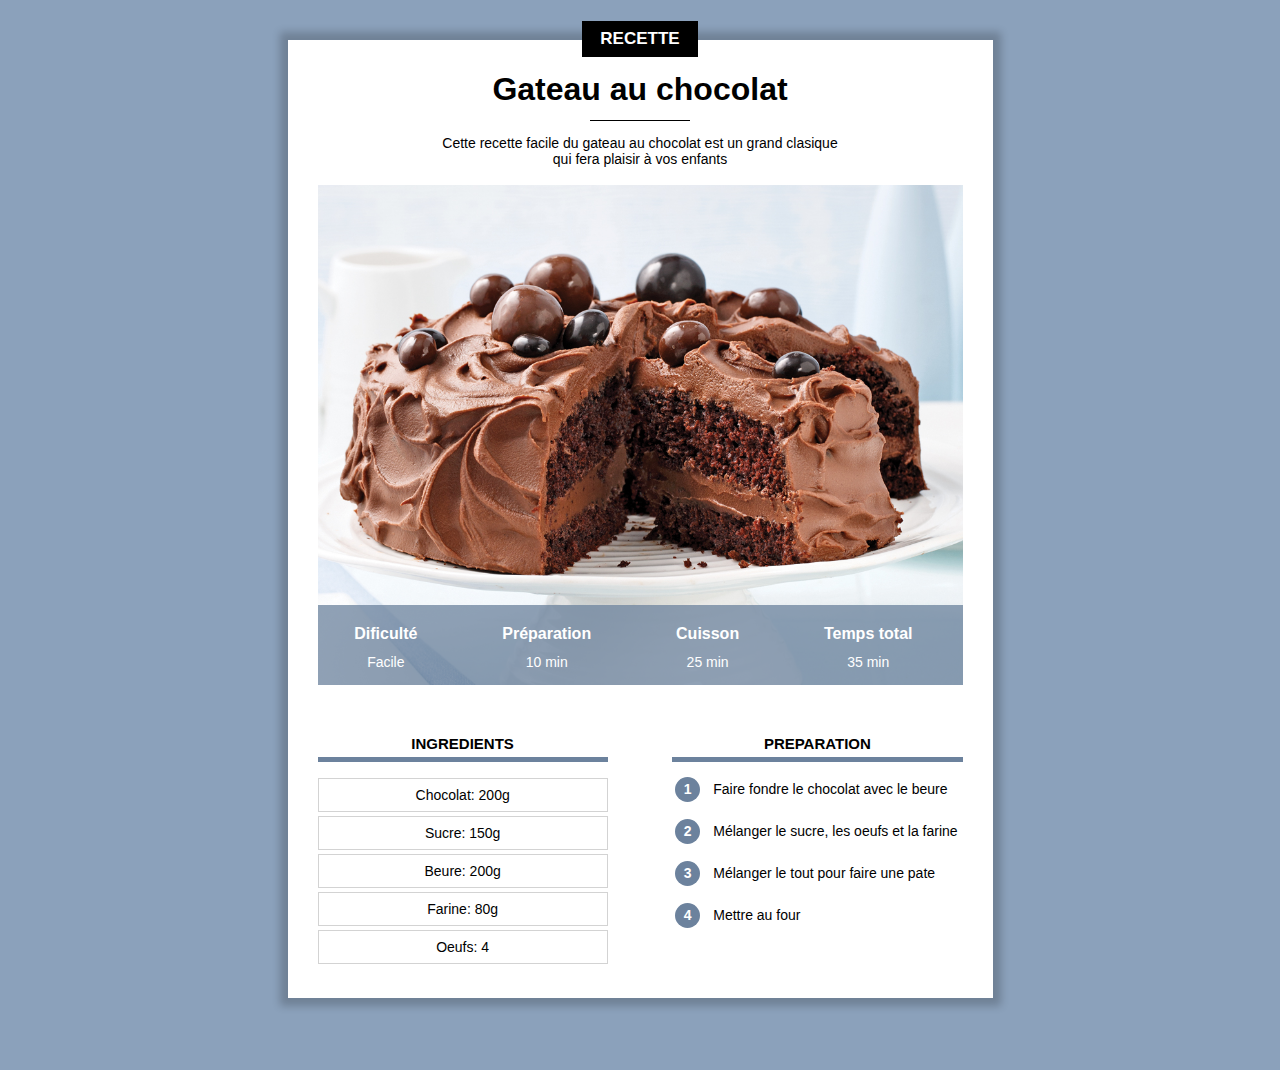
<file: index.html>
<!DOCTYPE html>
<html lang="fr">
    <head>
        <title>Gateau au chocolat</title>
        <meta charset="UTF-8">
        <!--
            insertion du code responsive
        -->
        <meta name="viewport" content="width=device-width, initial-scale=1.0">
        <!--
            insertion du code css
        -->
        <link rel="stylesheet" href="recette.css"/>
    </head>
    
    <body>
        
        <div class="contenu">
            <div class="centre categorie">
                <p class="categorie"> Recette </p>
            </div>
            <h1>Gateau au chocolat</h1>
            <div class="separateur">             
            </div>
            <!-- Commentaire-->
            <div class="centre">
                <p class="description">Cette recette facile du gateau au chocolat est un grand clasique qui fera plaisir à vos enfants </p>
            </div>
            
            <div class="info">
                <img class="centre info" src="gateau-au-chocolat-hyper-moelleux.jpeg?id=999">
                <br>
                <table class="info">
                    <tr>
                        <th>Dificulté</th><th>Préparation</th><th>Cuisson</th><th>Temps total</th>
                    </tr>
                    <tr>
                        <td>Facile</td><td>10 min</td><td>25 min</td><td>35 min</td>
                    </tr>
                    
                </table>
            </div>

            <div>
                <div class="colonne1 colonne">
                    <h2>Ingredients</h2>
                        <div class="ingredients">
                            <p>Chocolat: 200g</p>
                            <p>Sucre: 150g</p>
                            <p>Beure: 200g</p>
                            <p>Farine: 80g</p>
                            <p>Oeufs: 4</p>
                        </div>
                </div>

                <div class="colonne2 colonne">
                    <h2>Preparation</h2>
                        <table class="preparation">
                            <tr>
                                <td>
                                    <p class="numero">1</p>
                                </td>
                                <td class="preparation_etape">Faire fondre le chocolat avec le beure</td>
                            </tr>
                            <tr>
                                <td>
                                    <p class="numero">2</p>
                                    </td>
                                <td class="preparation_etape">Mélanger le sucre, les oeufs et la farine</td>
                            </tr>
                            <tr>
                                <td>
                                    <p class="numero">3</p>
                                </td>
                                <td class="preparation_etape">Mélanger le tout pour faire une pate</td>
                            </tr>
                            <tr>
                                <td>
                                    <p class="numero">4</p>
                                </td>
                                <td class="preparation_etape">Mettre au four</td>
                            </tr>
                        </table>
                </div>
            </div>
        </div>
        
    </body>
</html>
</file>
<file: recette.css>
*
{
    overflow: auto;
}
body 
{
    background-color: #8BA1BB;
    font-family: Arial;
}

p.categorie
{
    background-color: black;
    color: white;
    display: inline-block;
    margin-top: -19px;
    padding: 8px 18px;
    margin-bottom: 0px;
    font-weight: bold;
    font-size: 17px;
    text-transform: uppercase;
}

div.categorie
{
    margin-bottom: 0px;
    margin-top: 0px;
    overflow: visible;
}

.centre
{
    text-align: center;
    width: 100%;
}

div.contenu 
{
    background-color: white;
    margin: 2.5% 1% 2.5% 1%;
    padding: 0px 6px 10px 6px;
    
    box-shadow: 0px 0px 8px 8px rgba(0, 0, 0, 0.2);
    overflow: visible;
}


h1 
{
    text-align: center;
    margin-top: 10px;
    margin-bottom: 12px;
}
p.description {
    text-align: center;
    max-width: 400px;
    display: inline-block;
    font-size: 14px;
}
div.separateur
{
    height:1px;
    width: 100px;             
    background-color: black;
    margin-left:auto;
    margin-right: auto;
}

div.info
{
    position: relative;    
}

table.info
{
    position: absolute; 
    bottom: 18px; 
    width: 100%; 
    color: white;
    background-color: #6C829DC0; 
    height: 50px;
}
table.info td
{
    text-align: center;
    font-size: 12px;
    vertical-align: top;
}
table.info th
{
    font-size: 14px;
    vertical-align: bottom;
    padding-bottom: 8px;
}
img.info
{
    bottom: auto; 
    display: block;
    max-height: 500px;
    object-fit: cover;
    min-height: 300px;
    background-color: lightgrey;
}
div.colonne
{
    width: 100%;
    margin-top: 20px;
}
div.colonne h2
{
    text-align: center;
    text-transform: uppercase;
    font-size: 15px;
    border-bottom: solid #6C829D 5px;
    padding-bottom: 5px;
}
div.colonne1
{
    display: inline-block;
}

div.ingredients p
{
    text-align: center;
    border: 1px lightgray solid;
    font-size: 14px;
    padding: 8px 0;
    margin-top: 4px;
    margin-bottom: 0;
}
table.preparation p.numero
{
    background-color: #6C829D;
    color: white;
    width: 25px;
    height: 25px;
    text-align: center;
    font-size: 14px;
    font-weight: bold;
    padding-top: 4px;
    box-sizing: border-box;
    border-radius: 50%;
    margin: 0;
}
table.preparation td
{
    vertical-align: text-top;
    
}
table.preparation td.preparation_etape
{
    font-size: 14px;
    padding-bottom: 10px;
    padding-left: 10px;
}
table.preparation tr
{
    height: 40px;
}

/* For desktop: */
@media only screen and (min-width: 768px) 
{
    div.contenu 
    {
        margin: 2.5% 2% 5% 2%;
        padding: 0px 30px 30px 30px;
        min-width: 350px;
        
    }
    table.info
    {
        height: 80px;
    }
    table.info th
    {
        font-size: 16px;   
    }
    table.info td
    {
        font-size: 14px;
    }
    div.colonne
    {
        width: 45%;
    }
    div.colonne1
    {
        margin-right: 10%;
    }
    div.colonne2
    {
        float: right;
    }
   
}
@media only screen and (min-width: 900px) 
{
    div.contenu 
    {
        margin-left: auto;
        margin-right: auto;
        width: 645px;
        
    }
}
</file>
